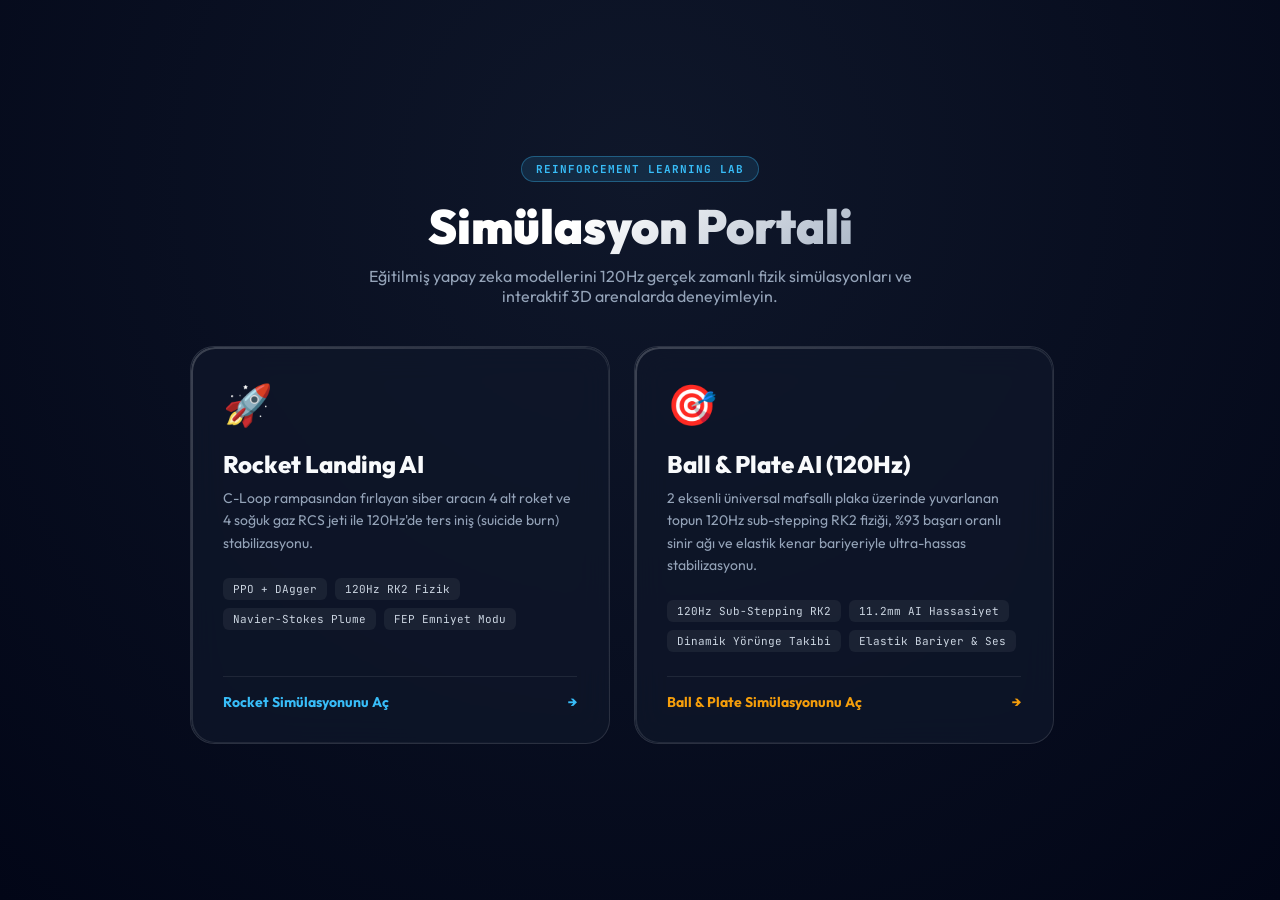
<file: index.html>
<!DOCTYPE html>
<html lang="tr">
<head>
  <meta charset="UTF-8">
  <meta name="viewport" content="width=device-width, initial-scale=1.0">
  <title>Deep Reinforcement Learning Hub | Hover & Plate</title>
  <link rel="preconnect" href="https://fonts.googleapis.com">
  <link rel="preconnect" href="https://fonts.gstatic.com" crossorigin>
  <link href="https://fonts.googleapis.com/css2?family=Outfit:wght@400;600;700;800;900&family=JetBrains+Mono:wght@500;700;800&display=swap" rel="stylesheet">
  <style>
    :root {
      --bg: #030712;
      --card-bg: rgba(15, 23, 42, 0.75);
      --border: rgba(255, 255, 255, 0.12);
      --accent-hover: #38bdf8;
      --accent-plate: #f59e0b;
      --font-display: 'Outfit', sans-serif;
      --font-mono: 'JetBrains Mono', monospace;
    }
    * { box-sizing: border-box; margin: 0; padding: 0; }
    body {
      background: radial-gradient(circle at 50% 20%, #0f172a 0%, #020617 100%);
      color: #f8fafc;
      font-family: var(--font-display);
      min-height: 100vh;
      display: flex;
      flex-direction: column;
      align-items: center;
      justify-content: center;
      padding: 24px;
    }
    header {
      text-align: center;
      margin-bottom: 40px;
    }
    .badge {
      display: inline-block;
      font-family: var(--font-mono);
      font-size: 11px;
      font-weight: 700;
      color: #38bdf8;
      background: rgba(56, 189, 248, 0.12);
      border: 1px solid rgba(56, 189, 248, 0.35);
      padding: 5px 14px;
      border-radius: 20px;
      margin-bottom: 14px;
      letter-spacing: 1px;
    }
    h1 {
      font-size: clamp(28px, 4.5vw, 48px);
      font-weight: 900;
      background: linear-gradient(135deg, #ffffff 40%, #94a3b8 100%);
      -webkit-background-clip: text;
      -webkit-text-fill-color: transparent;
      margin-bottom: 10px;
    }
    p.subtitle {
      color: #94a3b8;
      font-size: 16px;
      max-width: 600px;
    }
    .grid {
      display: grid;
      grid-template-columns: repeat(auto-fit, minmax(320px, 420px));
      gap: 24px;
      width: 100%;
      max-width: 900px;
    }
    .card {
      background: var(--card-bg);
      border: 1px solid var(--border);
      border-radius: 24px;
      padding: 32px;
      backdrop-filter: blur(16px);
      transition: all 0.25s cubic-bezier(0.16, 1, 0.3, 1);
      display: flex;
      flex-direction: column;
      justify-content: space-between;
      text-decoration: none;
      color: inherit;
      position: relative;
      overflow: hidden;
    }
    .card::before {
      content: '';
      position: absolute;
      inset: 0;
      border-radius: 24px;
      padding: 1.5px;
      background: linear-gradient(135deg, rgba(255,255,255,0.2), transparent);
      -webkit-mask: linear-gradient(#fff 0 0) content-box, linear-gradient(#fff 0 0);
      -webkit-mask-composite: xor;
      mask-composite: exclude;
      pointer-events: none;
    }
    .card:hover {
      transform: translateY(-4px);
      box-shadow: 0 20px 40px rgba(0, 0, 0, 0.6);
    }
    .card.hover-card:hover {
      border-color: rgba(56, 189, 248, 0.6);
      box-shadow: 0 20px 50px rgba(56, 189, 248, 0.2);
    }
    .card.plate-card:hover {
      border-color: rgba(245, 158, 11, 0.6);
      box-shadow: 0 20px 50px rgba(245, 158, 11, 0.2);
    }
    .card-icon {
      font-size: 40px;
      margin-bottom: 20px;
    }
    .card-title {
      font-size: 24px;
      font-weight: 800;
      margin-bottom: 8px;
    }
    .card-desc {
      color: #94a3b8;
      font-size: 14px;
      line-height: 1.6;
      margin-bottom: 24px;
    }
    .specs {
      display: flex;
      flex-wrap: wrap;
      gap: 8px;
      margin-bottom: 24px;
    }
    .spec-pill {
      font-family: var(--font-mono);
      font-size: 11px;
      background: rgba(255, 255, 255, 0.06);
      padding: 4px 10px;
      border-radius: 6px;
      color: #cbd5e1;
    }
    .card-cta {
      display: flex;
      align-items: center;
      justify-content: space-between;
      font-weight: 700;
      font-size: 14px;
      padding-top: 16px;
      border-top: 1px solid rgba(255, 255, 255, 0.08);
    }
    .card.hover-card .card-cta { color: var(--accent-hover); }
    .card.plate-card .card-cta { color: var(--accent-plate); }
  </style>
</head>
<body>

  <header>
    <div class="badge">REINFORCEMENT LEARNING LAB</div>
    <h1>Simülasyon Portali</h1>
    <p class="subtitle">Eğitilmiş yapay zeka modellerini 120Hz gerçek zamanlı fizik simülasyonları ve interaktif 3D arenalarda deneyimleyin.</p>
  </header>

  <div class="grid">
    <!-- Hover (Rocket Landing) Card -->
    <a href="./hover/web/index.html" class="card hover-card">
      <div>
        <div class="card-icon">🚀</div>
        <h2 class="card-title">Rocket Landing AI</h2>
        <p class="card-desc">C-Loop rampasından fırlayan siber aracın 4 alt roket ve 4 soğuk gaz RCS jeti ile 120Hz'de ters iniş (suicide burn) stabilizasyonu.</p>
        <div class="specs">
          <span class="spec-pill">PPO + DAgger</span>
          <span class="spec-pill">120Hz RK2 Fizik</span>
          <span class="spec-pill">Navier-Stokes Plume</span>
          <span class="spec-pill">FEP Emniyet Modu</span>
        </div>
      </div>
      <div class="card-cta">
        <span>Rocket Simülasyonunu Aç</span>
        <span>→</span>
      </div>
    </a>

    <!-- Plate (Ball Balancing) Card -->
    <a href="./plate/web/index.html" class="card plate-card">
      <div>
        <div class="card-icon">🎯</div>
        <h2 class="card-title">Ball & Plate AI (120Hz)</h2>
        <p class="card-desc">2 eksenli üniversal mafsallı plaka üzerinde yuvarlanan topun 120Hz sub-stepping RK2 fiziği, %93 başarı oranlı sinir ağı ve elastik kenar bariyeriyle ultra-hassas stabilizasyonu.</p>
        <div class="specs">
          <span class="spec-pill">120Hz Sub-Stepping RK2</span>
          <span class="spec-pill">11.2mm AI Hassasiyet</span>
          <span class="spec-pill">Dinamik Yörünge Takibi</span>
          <span class="spec-pill">Elastik Bariyer & Ses</span>
        </div>
      </div>
      <div class="card-cta">
        <span>Ball & Plate Simülasyonunu Aç</span>
        <span>→</span>
      </div>
    </a>
  </div>

</body>
</html>
</file>
